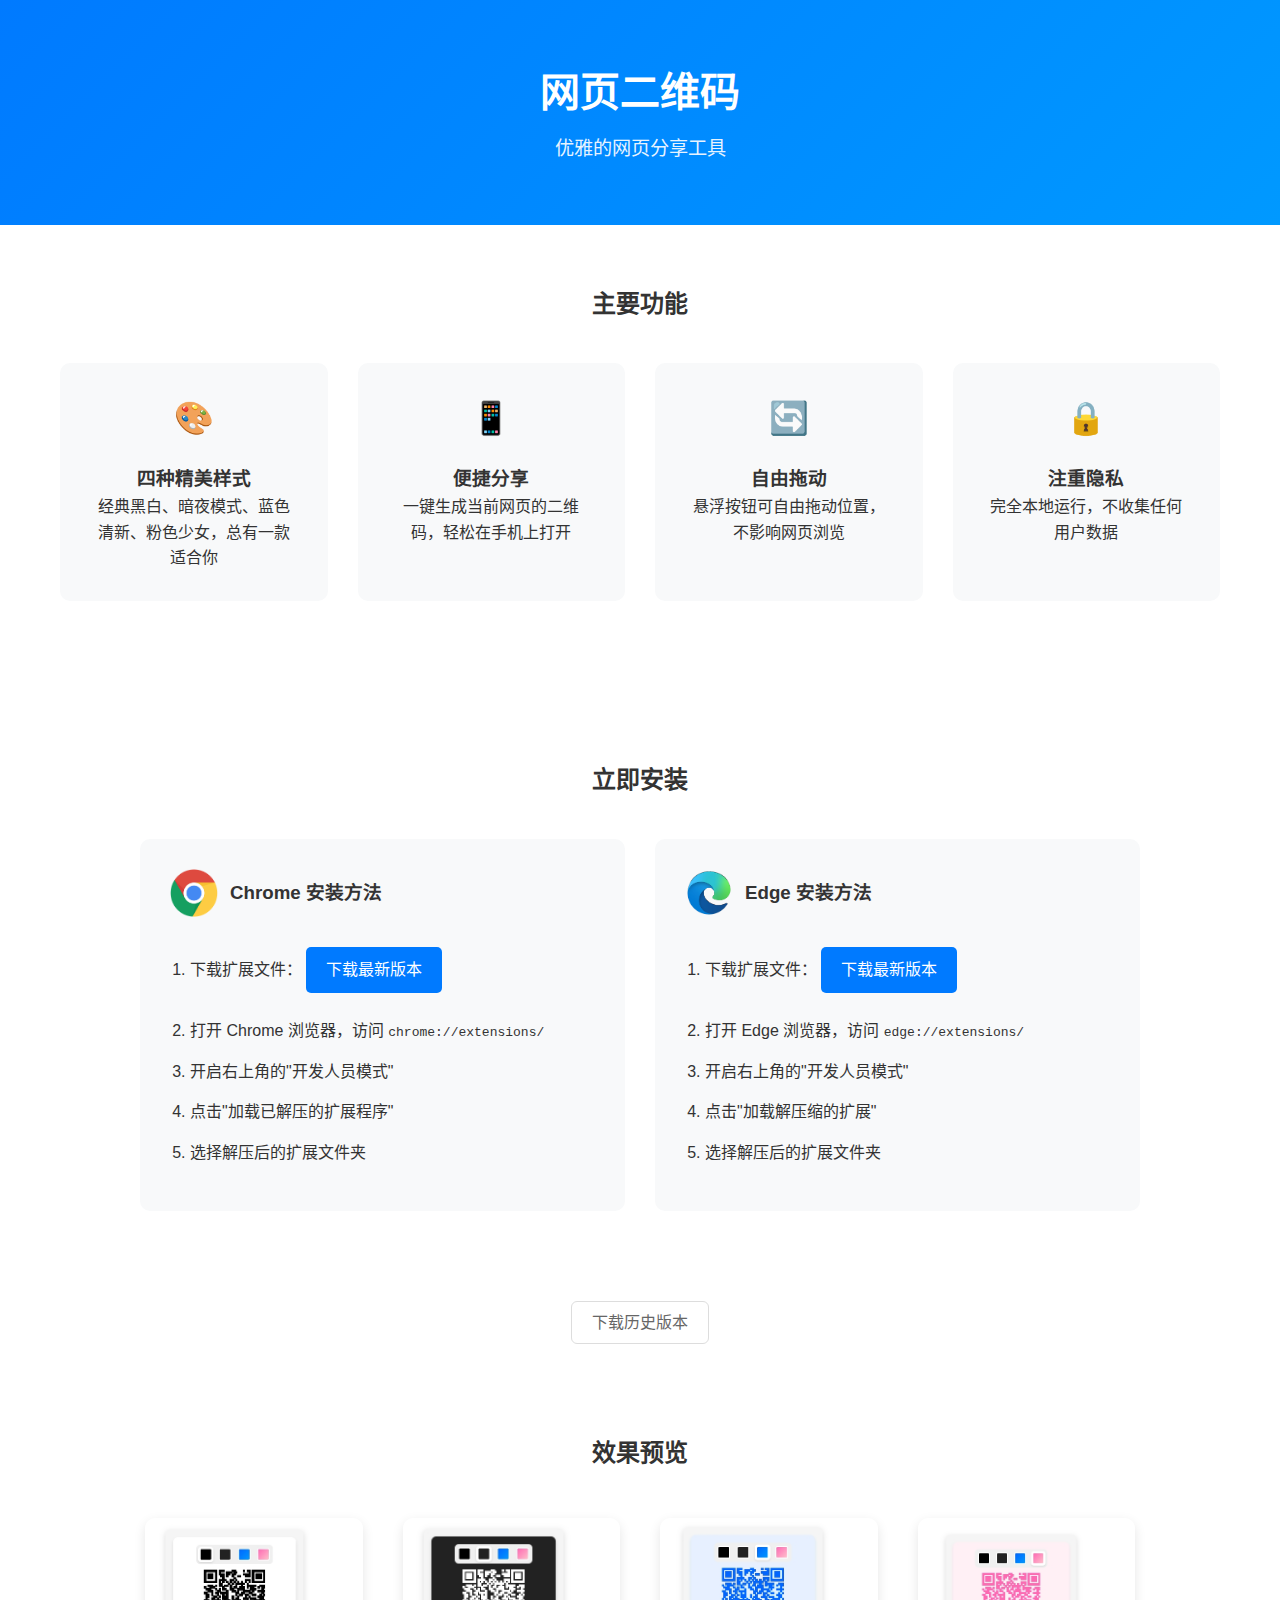
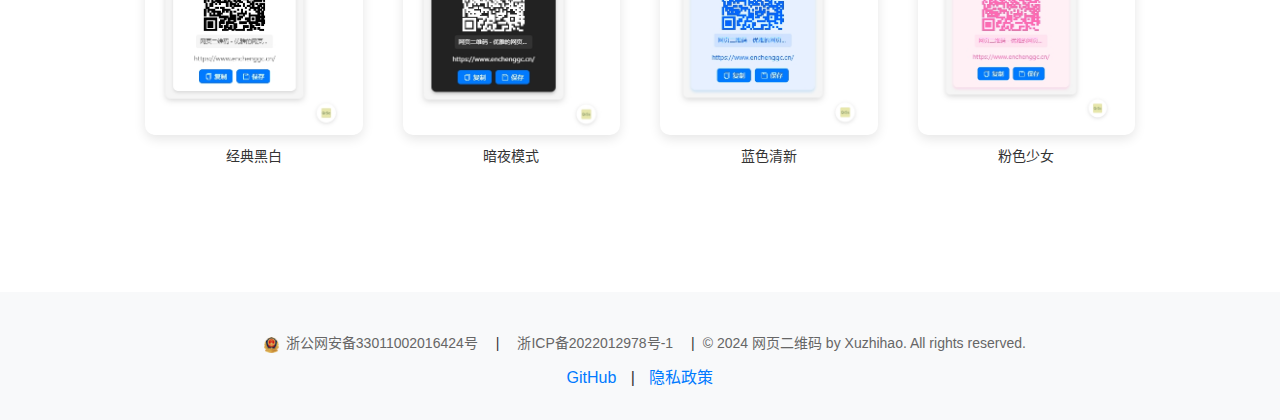
<file: docs/index.html>
<!DOCTYPE html>
<html lang="zh-CN">
<head>
    <meta charset="UTF-8">
    <meta name="viewport" content="width=device-width, initial-scale=1.0">
    <title>网页二维码 - 优雅的网页分享工具</title>
    <link rel="stylesheet" href="style.css">
</head>
<body>
    <header>
        <div class="container">
            <h1>网页二维码</h1>
            <p class="subtitle">优雅的网页分享工具</p>
        </div>
    </header>

    <main class="container">
        <section class="features">
            <h2>主要功能</h2>
            <div class="feature-grid">
                <div class="feature-card">
                    <div class="feature-icon">🎨</div>
                    <h3>四种精美样式</h3>
                    <p>经典黑白、暗夜模式、蓝色清新、粉色少女，总有一款适合你</p>
                </div>
                <div class="feature-card">
                    <div class="feature-icon">📱</div>
                    <h3>便捷分享</h3>
                    <p>一键生成当前网页的二维码，轻松在手机上打开</p>
                </div>
                <div class="feature-card">
                    <div class="feature-icon">🔄</div>
                    <h3>自由拖动</h3>
                    <p>悬浮按钮可自由拖动位置，不影响网页浏览</p>
                </div>
                <div class="feature-card">
                    <div class="feature-icon">🔒</div>
                    <h3>注重隐私</h3>
                    <p>完全本地运行，不收集任何用户数据</p>
                </div>
            </div>
        </section>

        <section class="download">
            <h2>立即安装</h2>
            <div class="download-grid">
                <div class="download-card">
                    <div class="browser-icon">
                        <img src="images/chrome.png" alt="Chrome" width="48" height="48">
                        <h3>Chrome 安装方法</h3>
                    </div>
                    <ol>
                        <li>下载扩展文件：
                            <a href="/downloads/web-qrcode.zip" class="download-button">
                                下载最新版本
                            </a>
                        </li>
                        <li>打开 Chrome 浏览器，访问 <code>chrome://extensions/</code></li>
                        <li>开启右上角的"开发人员模式"</li>
                        <li>点击"加载已解压的扩展程序"</li>
                        <li>选择解压后的扩展文件夹</li>
                    </ol>
                </div>
                <div class="download-card">
                    <div class="browser-icon">
                        <img src="images/edge.png" alt="Edge" width="48" height="48">
                        <h3>Edge 安装方法</h3>
                    </div>
                    <ol>
                        <li>下载扩展文件：
                            <a href="/downloads/web-qrcode.zip" class="download-button">
                                下载最新版本
                            </a>
                        </li>
                        <li>打开 Edge 浏览器，访问 <code>edge://extensions/</code></li>
                        <li>开启右上角的"开发人员模式"</li>
                        <li>点击"加载解压缩的扩展"</li>
                        <li>选择解压后的扩展文件夹</li>
                    </ol>
                </div>
            </div>
        </section>

        <div class="history-version">
            <a href="https://github.com/cnzhihao/QRcode-generation/releases" class="history-link">
                下载历史版本
            </a>
        </div>

        <section class="preview">
            <h2>效果预览</h2>
            <div class="preview-grid">
                <div class="preview-item">
                    <img src="images/preview-classic.png" alt="经典黑白样式预览">
                    <p>经典黑白</p>
                </div>
                <div class="preview-item">
                    <img src="images/preview-dark.png" alt="暗夜模式预览">
                    <p>暗夜模式</p>
                </div>
                <div class="preview-item">
                    <img src="images/preview-blue.png" alt="蓝色清新预览">
                    <p>蓝色清新</p>
                </div>
                <div class="preview-item">
                    <img src="images/preview-pink.png" alt="粉色少女预览">
                    <p>粉色少女</p>
                </div>
            </div>
        </section>
    </main>

    <footer>
        <div class="container">
            <p class="beian-container">
                <span class="beian">
                    <a href="http://www.beian.gov.cn/" target="_blank">
                        <img src="images/beian.png" alt="公安备案图标">
                        浙公网安备33011002016424号
                    </a>
                </span>
                <span class="divider">|</span>
                <span class="beian">
                    <a href="https://beian.miit.gov.cn/" target="_blank">浙ICP备2022012978号-1</a>
                </span>
                <span class="divider">|</span>
                <span class="copyright">© 2024 网页二维码 by Xuzhihao. All rights reserved.</span>
            </p>
            <p>
                <a href="https://github.com/cnzhihao/QRcode-generation">GitHub</a> |
                <a href="privacy.html">隐私政策</a>
            </p>
        </div>
    </footer>
</body>
</html>
</file>
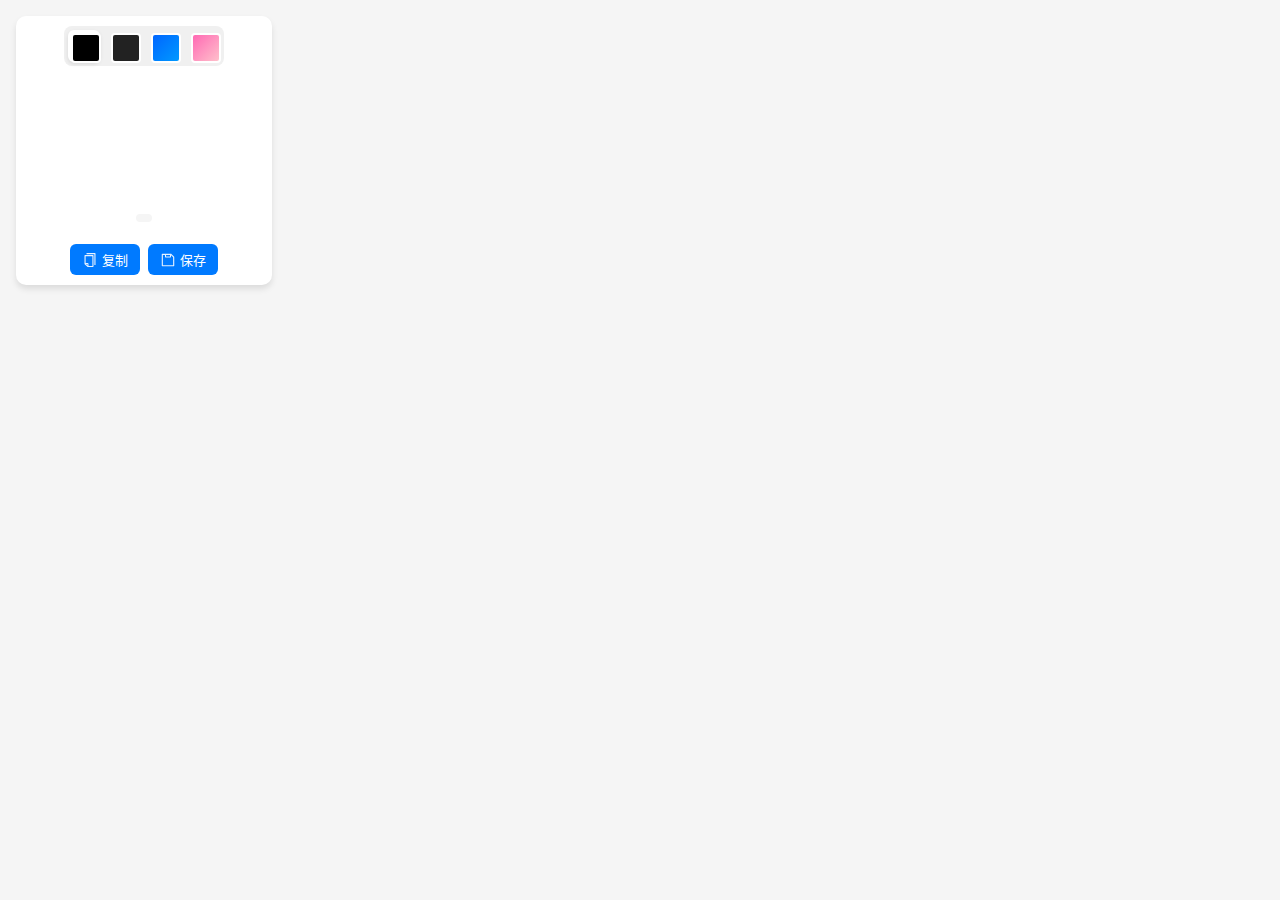
<file: popup.html>
<!DOCTYPE html>
<html lang="zh-CN">
<head>
    <meta charset="UTF-8">
    <title>网页二维码</title>
    <link rel="stylesheet" href="styles.css">
</head>
<body>
    <div id="qrcode-container" class="style-classic">
        <div class="style-switcher">
            <button class="style-button active" data-style="classic" title="经典黑白">
                <span class="style-icon classic"></span>
            </button>
            <button class="style-button" data-style="dark" title="暗夜模式">
                <span class="style-icon dark"></span>
            </button>
            <button class="style-button" data-style="blue" title="蓝色渐变">
                <span class="style-icon blue"></span>
            </button>
            <button class="style-button" data-style="pink" title="粉色少女">
                <span class="style-icon pink"></span>
            </button>
        </div>
        <div id="qrcode"></div>
        <div class="title-tag"></div>
        <div id="site-name"></div>
        <div class="button-container">
            <button id="copyBtn" class="action-button">
                <svg class="icon" viewBox="0 0 1024 1024" width="16" height="16">
                    <path d="M832 64H296c-4.4 0-8 3.6-8 8v56c0 4.4 3.6 8 8 8h496v688c0 4.4 3.6 8 8 8h56c4.4 0 8-3.6 8-8V96c0-17.7-14.3-32-32-32z" fill="currentColor"></path>
                    <path d="M704 192H192c-17.7 0-32 14.3-32 32v530.7c0 8.5 3.4 16.6 9.4 22.6l173.3 173.3c2.2 2.2 4.7 4 7.4 5.5v1.9h4.2c3.5 1.3 7.2 2 11 2H704c17.7 0 32-14.3 32-32V224c0-17.7-14.3-32-32-32zM350 856.2L263.9 770H350v86.2zM664 888H414V746c0-22.1-17.9-40-40-40H232V264h432v624z" fill="currentColor"></path>
                </svg>
                复制
            </button>
            <button id="saveBtn" class="action-button">
                <svg class="icon" viewBox="0 0 1024 1024" width="16" height="16">
                    <path d="M893.3 293.3L730.7 130.7c-7.5-7.5-16.7-13-26.7-16V112H144c-17.7 0-32 14.3-32 32v736c0 17.7 14.3 32 32 32h736c17.7 0 32-14.3 32-32V338.5c0-17-6.7-33.2-18.7-45.2zM384 184h256v104H384V184zm456 656H184V184h136v136c0 17.7 14.3 32 32 32h320c17.7 0 32-14.3 32-32V205.8l136 136V840z" fill="currentColor"></path>
                </svg>
                保存
            </button>
        </div>
    </div>
    <script src="qrcode.min.js"></script>
    <script src="popup.js"></script>
</body>
</html>
</file>
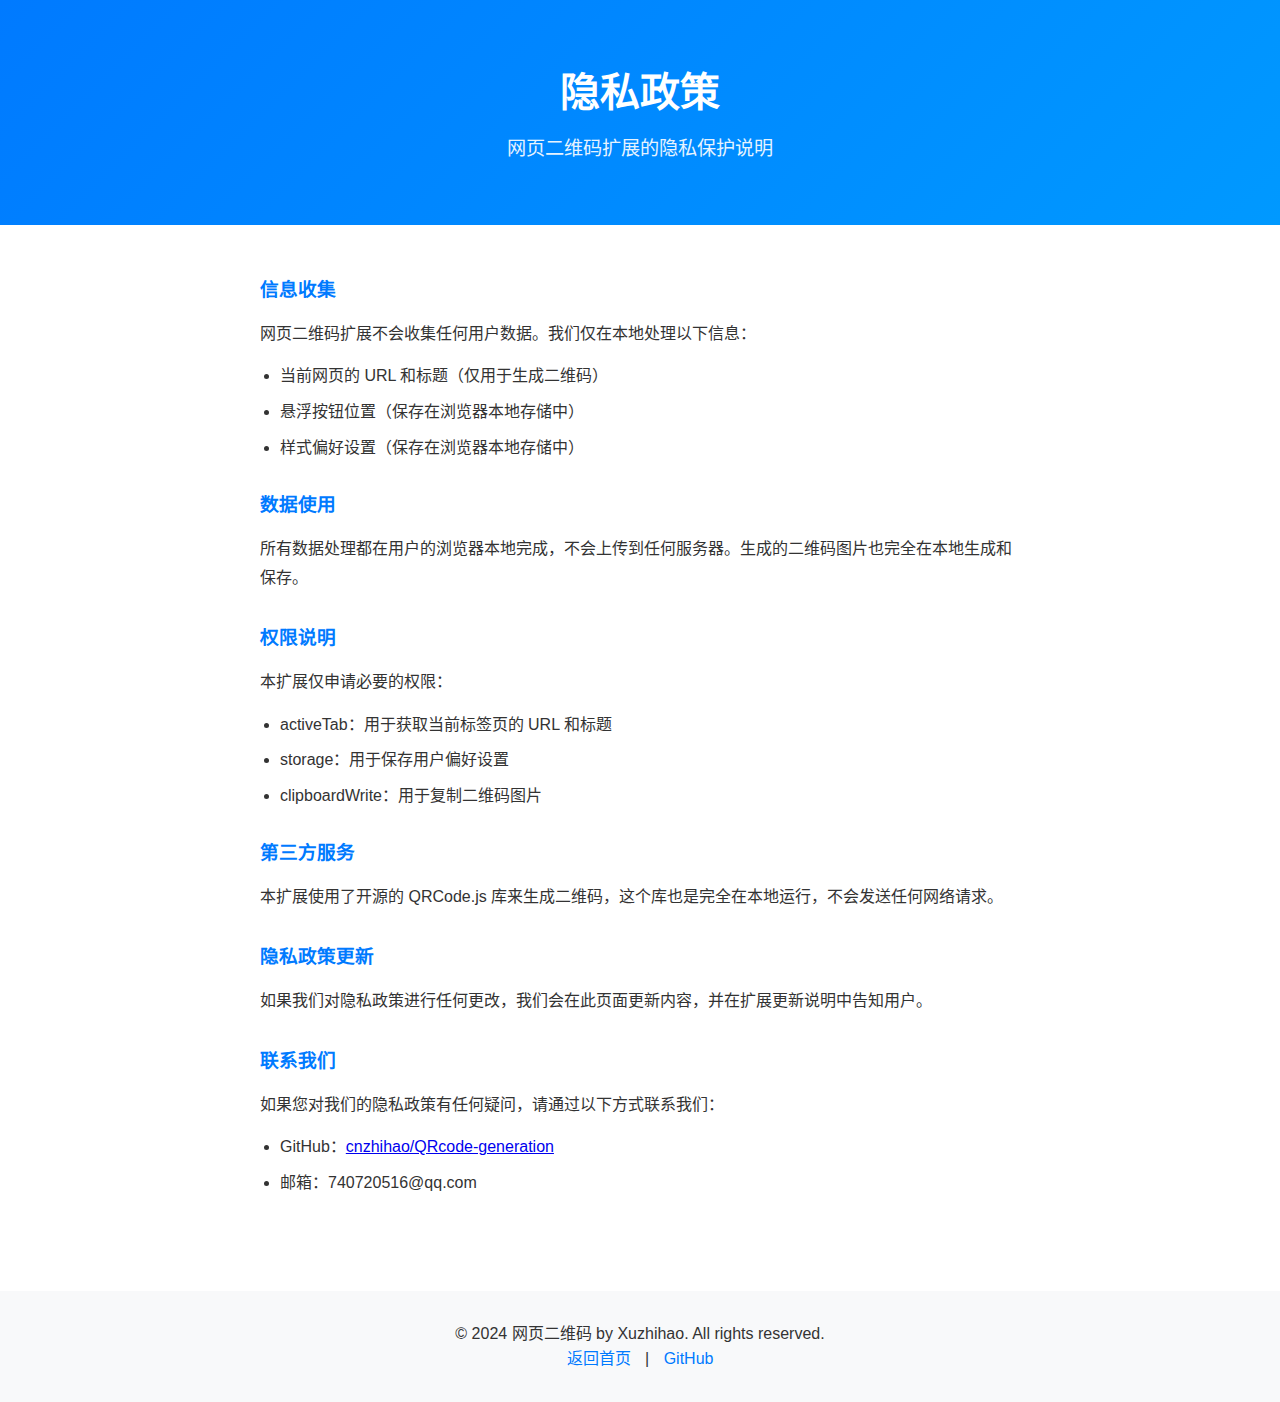
<file: docs/privacy.html>
<!DOCTYPE html>
<html lang="zh-CN">
<head>
    <meta charset="UTF-8">
    <meta name="viewport" content="width=device-width, initial-scale=1.0">
    <title>隐私政策 - 网页二维码</title>
    <link rel="stylesheet" href="style.css">
    <style>
        .privacy-content {
            max-width: 800px;
            margin: 0 auto;
            padding: 20px;
        }
        
        .privacy-content h3 {
            margin-top: 30px;
            color: var(--primary-color);
        }
        
        .privacy-content p {
            margin: 15px 0;
            line-height: 1.8;
        }
        
        .privacy-content ul {
            margin: 15px 0;
            padding-left: 20px;
        }
        
        .privacy-content li {
            margin: 10px 0;
        }
    </style>
</head>
<body>
    <header>
        <div class="container">
            <h1>隐私政策</h1>
            <p class="subtitle">网页二维码扩展的隐私保护说明</p>
        </div>
    </header>

    <main class="container">
        <div class="privacy-content">
            <h3>信息收集</h3>
            <p>网页二维码扩展不会收集任何用户数据。我们仅在本地处理以下信息：</p>
            <ul>
                <li>当前网页的 URL 和标题（仅用于生成二维码）</li>
                <li>悬浮按钮位置（保存在浏览器本地存储中）</li>
                <li>样式偏好设置（保存在浏览器本地存储中）</li>
            </ul>

            <h3>数据使用</h3>
            <p>所有数据处理都在用户的浏览器本地完成，不会上传到任何服务器。生成的二维码图片也完全在本地生成和保存。</p>

            <h3>权限说明</h3>
            <p>本扩展仅申请必要的权限：</p>
            <ul>
                <li>activeTab：用于获取当前标签页的 URL 和标题</li>
                <li>storage：用于保存用户偏好设置</li>
                <li>clipboardWrite：用于复制二维码图片</li>
            </ul>

            <h3>第三方服务</h3>
            <p>本扩展使用了开源的 QRCode.js 库来生成二维码，这个库也是完全在本地运行，不会发送任何网络请求。</p>

            <h3>隐私政策更新</h3>
            <p>如果我们对隐私政策进行任何更改，我们会在此页面更新内容，并在扩展更新说明中告知用户。</p>

            <h3>联系我们</h3>
            <p>如果您对我们的隐私政策有任何疑问，请通过以下方式联系我们：</p>
            <ul>
                <li>GitHub：<a href="https://github.com/cnzhihao/QRcode-generation">cnzhihao/QRcode-generation</a></li>
                <li>邮箱：740720516@qq.com</li>
            </ul>
        </div>
    </main>

    <footer>
        <div class="container">
            <p>© 2024 网页二维码 by Xuzhihao. All rights reserved.</p>
            <p>
                <a href="index.html">返回首页</a> |
                <a href="https://github.com/cnzhihao/QRcode-generation">GitHub</a>
            </p>
        </div>
    </footer>
</body>
</html>
</file>
<file: docs/style.css>
:root {
    --primary-color: #007AFF;
    --text-color: #333;
    --bg-color: #fff;
    --card-bg: #f8f9fa;
    --border-radius: 10px;
}

* {
    margin: 0;
    padding: 0;
    box-sizing: border-box;
}

body {
    font-family: -apple-system, BlinkMacSystemFont, "Segoe UI", Roboto, "Helvetica Neue", Arial, sans-serif;
    line-height: 1.6;
    color: var(--text-color);
    background-color: var(--bg-color);
}

.container {
    max-width: 1200px;
    margin: 0 auto;
    padding: 0 20px;
}

header {
    background: linear-gradient(135deg, var(--primary-color), #0099ff);
    color: white;
    padding: 60px 0;
    text-align: center;
}

h1 {
    font-size: 2.5em;
    margin-bottom: 10px;
}

.subtitle {
    font-size: 1.2em;
    opacity: 0.9;
}

section {
    padding: 60px 0;
}

h2 {
    text-align: center;
    margin-bottom: 40px;
}

.feature-grid {
    display: grid;
    grid-template-columns: repeat(auto-fit, minmax(250px, 1fr));
    gap: 30px;
    margin-bottom: 40px;
}

.feature-card {
    background: var(--card-bg);
    padding: 30px;
    border-radius: var(--border-radius);
    text-align: center;
    transition: transform 0.3s;
}

.feature-card:hover {
    transform: translateY(-5px);
}

.feature-icon {
    font-size: 2em;
    margin-bottom: 20px;
}

.download-grid {
    display: grid;
    grid-template-columns: repeat(2, 1fr);
    gap: 30px;
    max-width: 1000px;
    margin: 0 auto;
}

.download-card {
    background: var(--card-bg);
    padding: 30px;
    border-radius: var(--border-radius);
}

.browser-icon {
    display: flex;
    align-items: center;
    gap: 12px;
    margin-bottom: 20px;
}

.browser-icon img {
    width: 48px;
    height: 48px;
}

.download-card ol {
    padding-left: 20px;
}

.download-card li {
    margin-bottom: 15px;
}

.download-button {
    display: inline-block;
    background: var(--primary-color);
    color: white;
    padding: 10px 20px;
    border-radius: 5px;
    text-decoration: none;
    margin: 10px 0;
    transition: background-color 0.3s;
}

.download-button:hover {
    background-color: #0066cc;
}

.preview-grid {
    display: grid;
    grid-template-columns: repeat(4, 1fr);
    gap: 30px;
    margin: 0 auto;
    max-width: 1000px;
}

.preview-item {
    display: flex;
    flex-direction: column;
    align-items: center;
    gap: 10px;
    position: relative;
    background: white;
    padding: 5px;
    border-radius: calc(var(--border-radius) + 5px);
}

.preview-item img {
    width: 100%;
    aspect-ratio: 1;
    object-fit: contain;
    border-radius: var(--border-radius);
    box-shadow: 0 4px 12px rgba(0,0,0,0.1);
}

.preview-item p {
    font-size: 14px;
    color: var(--text-color);
    margin: 0;
}

footer {
    background: var(--card-bg);
    padding: 30px 0;
    text-align: center;
    margin-top: 60px;
}

footer .container {
    display: flex;
    flex-direction: column;
    align-items: center;
    max-width: 800px;
}

footer a {
    color: var(--primary-color);
    text-decoration: none;
    margin: 0 10px;
}

.beian-container {
    margin-top: 10px;
    font-size: 14px;
    display: flex;
    justify-content: center;
    align-items: center;
    gap: 8px;
    margin-bottom: 10px;
    width: 100%;
    flex-wrap: nowrap;
    white-space: nowrap;
}

.beian {
    display: inline-flex;
    align-items: center;
    flex-shrink: 0;
}

.beian a {
    color: #666;
    text-decoration: none;
}

.beian a:hover {
    color: var(--primary-color);
}

.beian img {
    vertical-align: middle;
    margin-right: 3px;
    height: 16px;
}

.beian .divider {
    color: #666;
}

.copyright {
    color: #666;
    flex-shrink: 0;
}

.history-version {
    text-align: center;
    margin: 30px 0;
}

.history-link {
    display: inline-block;
    color: #666;
    text-decoration: none;
    padding: 8px 20px;
    border: 1px solid #ddd;
    border-radius: 6px;
    transition: all 0.3s ease;
}

.history-link:hover {
    color: #007AFF;
    border-color: #007AFF;
    background: rgba(0, 122, 255, 0.05);
}

@media (max-width: 768px) {
    header {
        padding: 40px 0;
    }
    
    section {
        padding: 40px 0;
    }
    
    .feature-grid {
        grid-template-columns: 1fr;
    }
    
    .preview-grid {
        grid-template-columns: repeat(2, 1fr);
    }
    
    .download-grid {
        grid-template-columns: 1fr;
    }
}

@media (max-width: 480px) {
    .preview-grid {
        grid-template-columns: 1fr;
    }
}
</file>
<file: styles.css>
body {
    font-family: -apple-system, BlinkMacSystemFont, "Segoe UI", Roboto, "Helvetica Neue", Arial, sans-serif;
    text-align: center;
    margin: 0;
    padding: 16px;
    background-color: #f5f5f5;
    width: 256px;
    display: flex;
    justify-content: center;
    align-items: center;
}

#qrcode-container {
    display: flex;
    flex-direction: column;
    align-items: center;
    padding: 10px;
    border-radius: 10px;
    width: 100%;
}

#qrcode {
    display: block;
    margin: 0 auto;
    width: 128px;
    height: 128px;
}

#site-name {
    margin-top: 2px;
    font-size: 14px;
    color: #333;
    width: 100%;
    text-align: center;
    word-wrap: break-word;
    padding: 0 10px;
}

.button-container {
    display: flex;
    gap: 8px;
    margin-top: 12px;
    width: 100%;
    justify-content: center;
}

.action-button {
    display: flex;
    align-items: center;
    gap: 4px;
    padding: 6px 12px;
    border: none;
    border-radius: 6px;
    background-color: #007AFF;
    color: white;
    font-size: 13px;
    cursor: pointer;
    transition: background-color 0.2s;
}

.action-button:hover {
    background-color: #0066CC;
}

.action-button:active {
    background-color: #0055AA;
}

.icon {
    opacity: 0.9;
}

.toast {
    position: fixed;
    bottom: 16px;
    left: 50%;
    transform: translateX(-50%) translateY(100%);
    background-color: rgba(0, 0, 0, 0.8);
    color: white;
    padding: 8px 16px;
    border-radius: 4px;
    font-size: 13px;
    opacity: 0;
    transition: all 0.3s ease;
}

.toast.show {
    transform: translateX(-50%) translateY(0);
    opacity: 1;
}

/* 风格切换器样式 */
.style-switcher {
    display: flex;
    gap: 8px;
    margin-bottom: 12px;
    padding: 4px;
    background: #f0f0f0;
    border-radius: 8px;
}

.style-button {
    width: 32px;
    height: 32px;
    border: none;
    border-radius: 6px;
    padding: 3px;
    cursor: pointer;
    background: transparent;
    transition: all 0.2s;
}

.style-button:hover {
    background: rgba(0, 0, 0, 0.05);
}

.style-button.active {
    background: white;
    box-shadow: 0 2px 4px rgba(0, 0, 0, 0.1);
}

.style-icon {
    display: block;
    width: 100%;
    height: 100%;
    border-radius: 4px;
}

/* 风格预览图标 */
.style-icon.classic {
    background: #000;
    border: 2px solid #fff;
}

.style-icon.dark {
    background: #222;
    border: 2px solid #fff;
}

.style-icon.blue {
    background: linear-gradient(135deg, #0066FF, #0099FF);
    border: 2px solid #fff;
}

.style-icon.pink {
    background: linear-gradient(135deg, #FF69B4, #FFC0CB);
    border: 2px solid #fff;
}

/* 添加卡片样式类 */
.style-classic {
    background: #ffffff;
    box-shadow: 0 4px 6px rgba(0, 0, 0, 0.1);
}

.style-dark {
    background: #222222;
    box-shadow: 0 4px 6px rgba(0, 0, 0, 0.3);
}

.style-dark #site-name {
    color: #ffffff;
}

.style-blue {
    background: linear-gradient(135deg, #E3F2FD, #BBDEFB);
    box-shadow: 0 4px 6px rgba(33, 150, 243, 0.2);
    color: #0D47A1;
}

.style-pink {
    background: linear-gradient(135deg, #FFF0F5, #FFE4E1);
    box-shadow: 0 4px 6px rgba(255, 105, 180, 0.2);
    color: #C71585;
}

/* 标题标签样式 */
.title-tag {
    max-width: 160px;
    padding: 4px 8px;
    margin: 8px 0;
    border-radius: 4px;
    font-size: 12px;
    white-space: nowrap;
    overflow: hidden;
    text-overflow: ellipsis;
}

/* 不同风格的标签样式 */
.style-classic .title-tag {
    background: #f5f5f5;
    color: #666666;
}

.style-dark .title-tag {
    background: #333333;
    color: #ffffff;
}

.style-blue .title-tag {
    background: rgba(33, 150, 243, 0.1);
    color: #0D47A1;
}

.style-pink .title-tag {
    background: rgba(255, 105, 180, 0.1);
    color: #DB7093;
}
</file>
